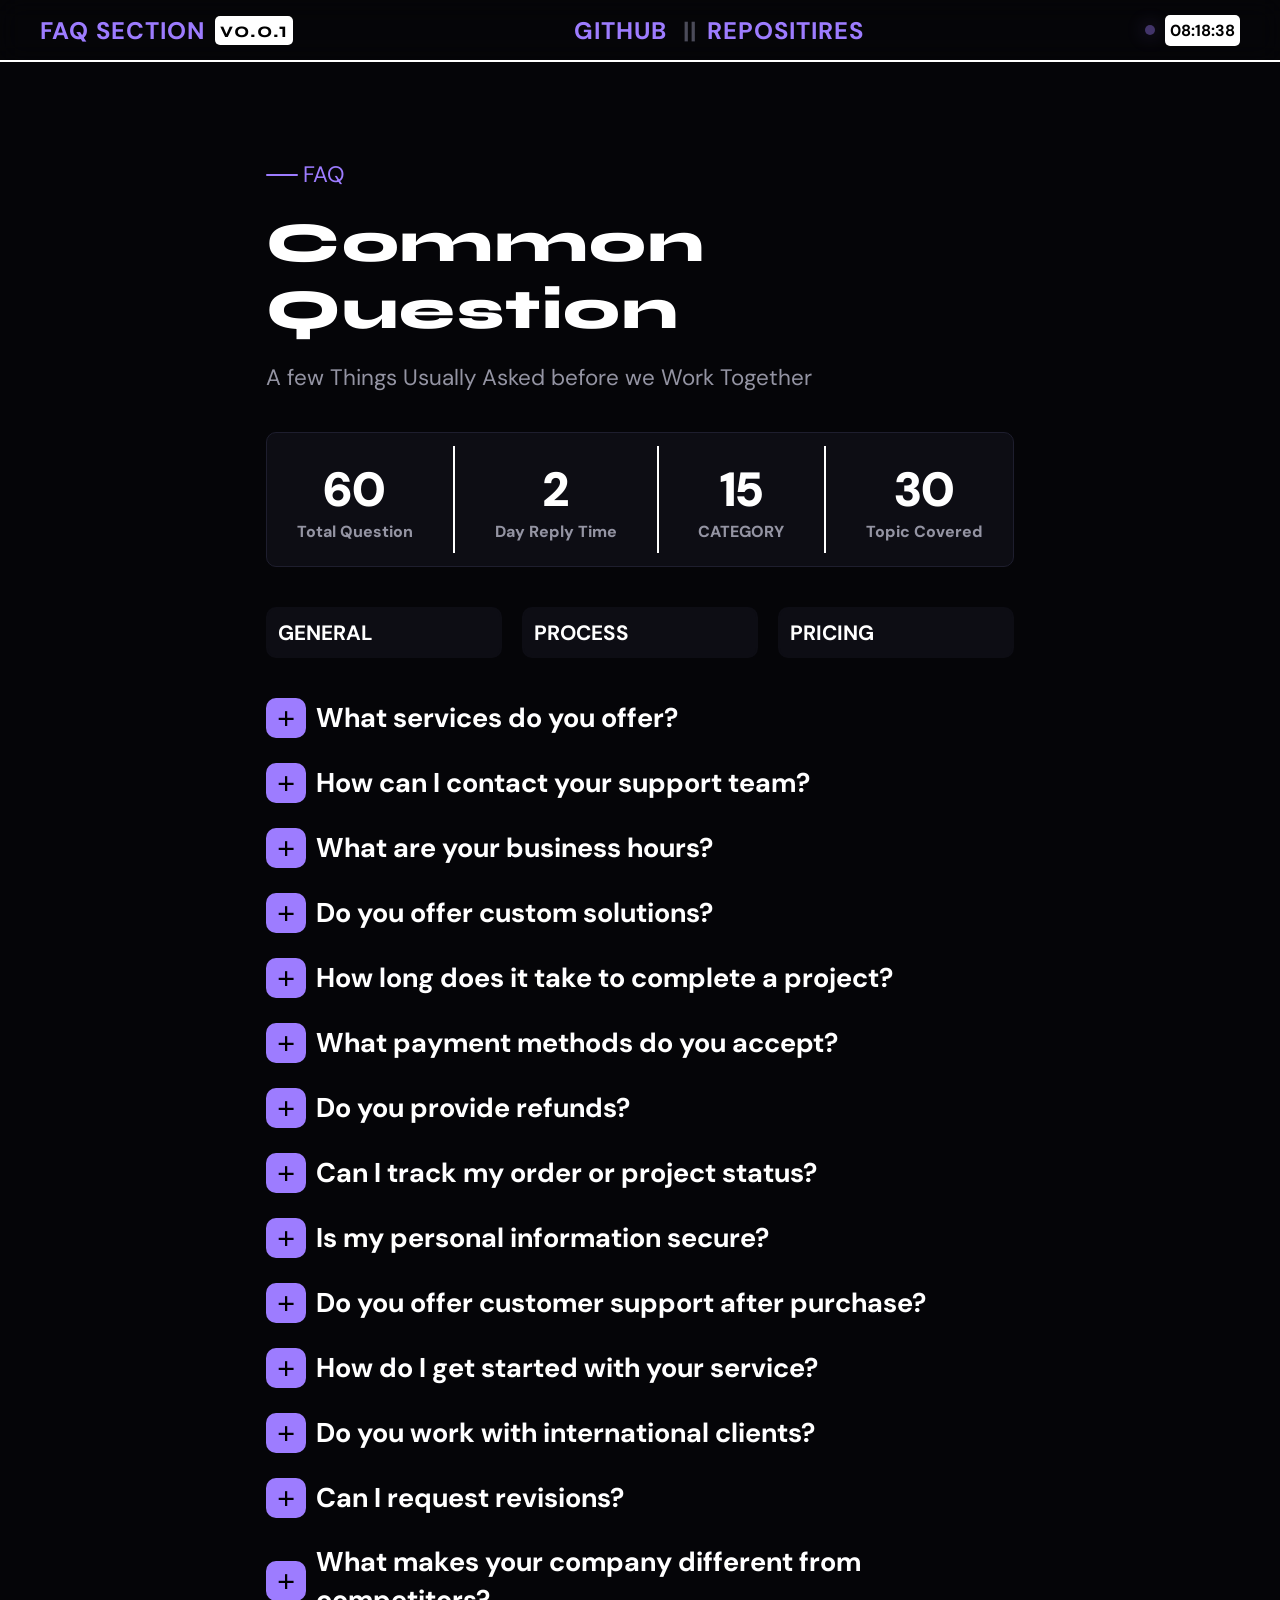
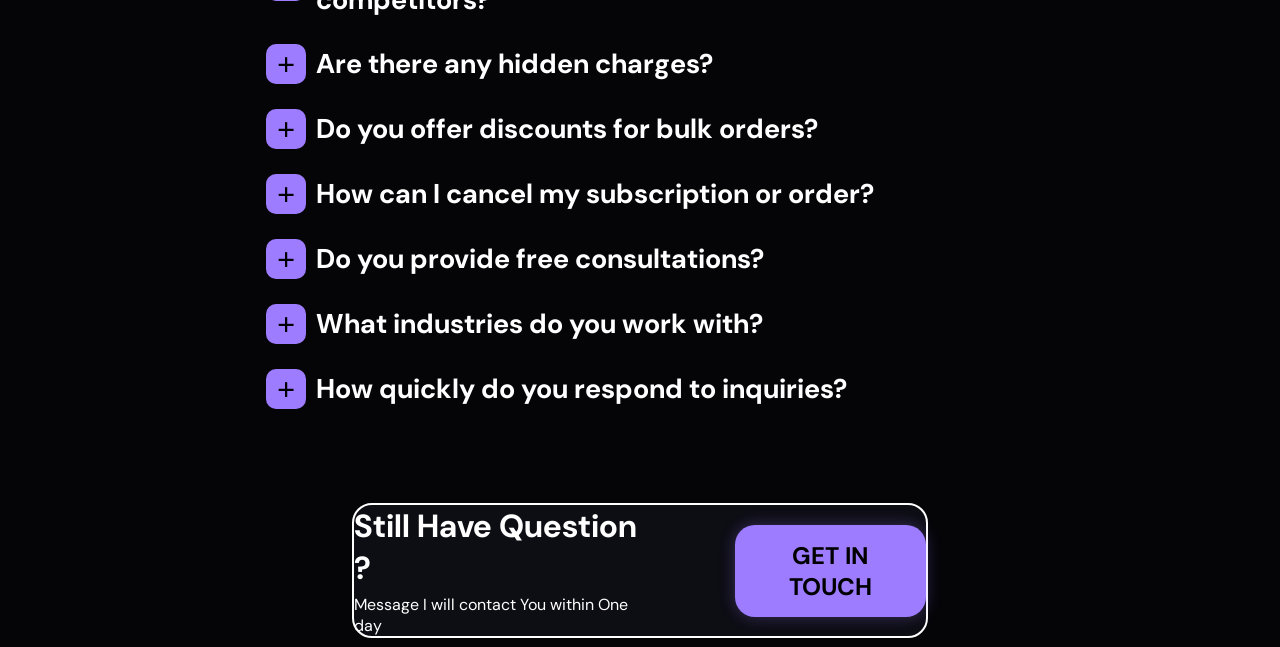
<file: apps/002-faq-section/index.html>
<!-- VERSION HTML 5 -->
<!DOCTYPE html>

<!-- ROOT TAG -->
<html lang="en">

    <!-- META DATA -->
    <head>

        <!-- META TAG -->
        <meta charset="UTF-8">
        <meta name="description" content="Best faq section in india,Best website in india"> 
        <meta name="viewport" content="width=device-width, initial-scale=1.0">

        <!-- TITLE -->
        <title>FAQ SECTION</title>

        <!-- CSS LINK -->
        <link rel="stylesheet" href="src/style.css">

        <!-- FAVICON LINK -->
        <link rel="shortcut icon" href="resource/javascript.png" type="image/x-icon">

        <!-- GOOGLE FONT LINK -->
        <link href="https://fonts.googleapis.com/css?family=Syne:regular,500,600,700,800" rel="stylesheet" />
        <link href="https://fonts.googleapis.com/css?family=DM+Sans:100,200,300,regular,500,600,700,800,900,100italic,200italic,300italic,italic,500italic,600italic,700italic,800italic,900italic" rel="stylesheet" />

    </head>

    <!-- WEBSITE STRUCTURE -->
    <body>

        <!-- HEADER -->
        <header aria-label="header">

            <!-- LEFT HEADER SECITON -->
            <div>
                <h2>FAQ SECTION</h2>
                <p>v0.0.1</p>
            </div>

            <!-- CENTER HEADER SECTION -->
            <div>
                <a href="https://github.com/techifysolutions2026" target="_blank"><h2>GITHUB<span>||</span></h2></a>
                <a href="https://github.com/techifysolutions2026/frontend-mastery" target="_blank"><h2>REPOSITIRES</h2></a>
            </div>

            <!-- RIGHT HEADER SECTION -->
            <div>
                <div class="dot"></div>
                <time id="clock">00:00:00</time>
            </div>

        </header>

        <!-- MAIN SECITON -->
        <main aria-label="main">

            <!-- MAIN SECTION HEADER -->
            <div class="main-header">
                <p><span></span>FAQ</p>
                <h1>Common Question</h1>
                <p>A few Things Usually Asked before we Work Together</p>
            </div>

            <!-- STATS SECTION -->
            <div class="stats">
                <div>
                    <h2 class="stat-num total-que" data-target="60">0</h2>
                    <p>Total Question</p>
                </div>
                <div class="breakline"></div>
                <div>
                    <h2 class="stat-num" data-target="2">0</h2>
                    <p>Day Reply Time</p>
                </div>
                <div class="breakline"></div>
                <div>
                    <h2 class="stat-num" data-target="15">0</h2>
                    <p>CATEGORY</p>
                </div>
                <div class="breakline"></div>
                <div>
                    <h2 class="stat-num" data-target="30">0</h2>
                    <p>Topic Covered</p>
                </div>
            </div>

            <!-- MAIN SECITON => MAIN BODY -->
            <div class="main-body">

                <!-- GENERAL SECTION -->
                <div class="general">

                    <h3 class="div-title">General</h3>

                    <div class="question-div-general question-div">
                        <!-- THE HTML IS INJECT BY JS -->
                    </div>

                </div>

                <!-- PROCESS SECITON -->
                <div class="process">

                    <h3 class="div-title">Process</h3>

                    <div class="question-div-process question-div">
                        <!-- THE HTML IS INJECT BY JS -->
                    </div>

                </div>

                <!-- PROCESS SECTION -->
                <div class="pricing">

                    <h3 class="div-title">Pricing</h3>

                    <div class="question-div-pricing question-div">
                        <!-- THE HTML IS INJECT BY JS -->
                    </div>

                </div>

            </div>

        </main>

        <!-- FOOTER -->
        <footer aria-label="footer">

            <div class="footer">

                <!-- DOUGHT SECITON -->
                <div>
                    <h2>Still Have Question ?</h2>
                    <p>Message I will contact You within One day</p>
                </div>

                <!-- CONTACT BUTTON -->
                <button>GET IN TOUCH</button>

            </div>

        </footer>

        <!-- JAVASCRIPT LINK -->
        <script src="src/index.js"></script>

    </body>

</html>
</file>
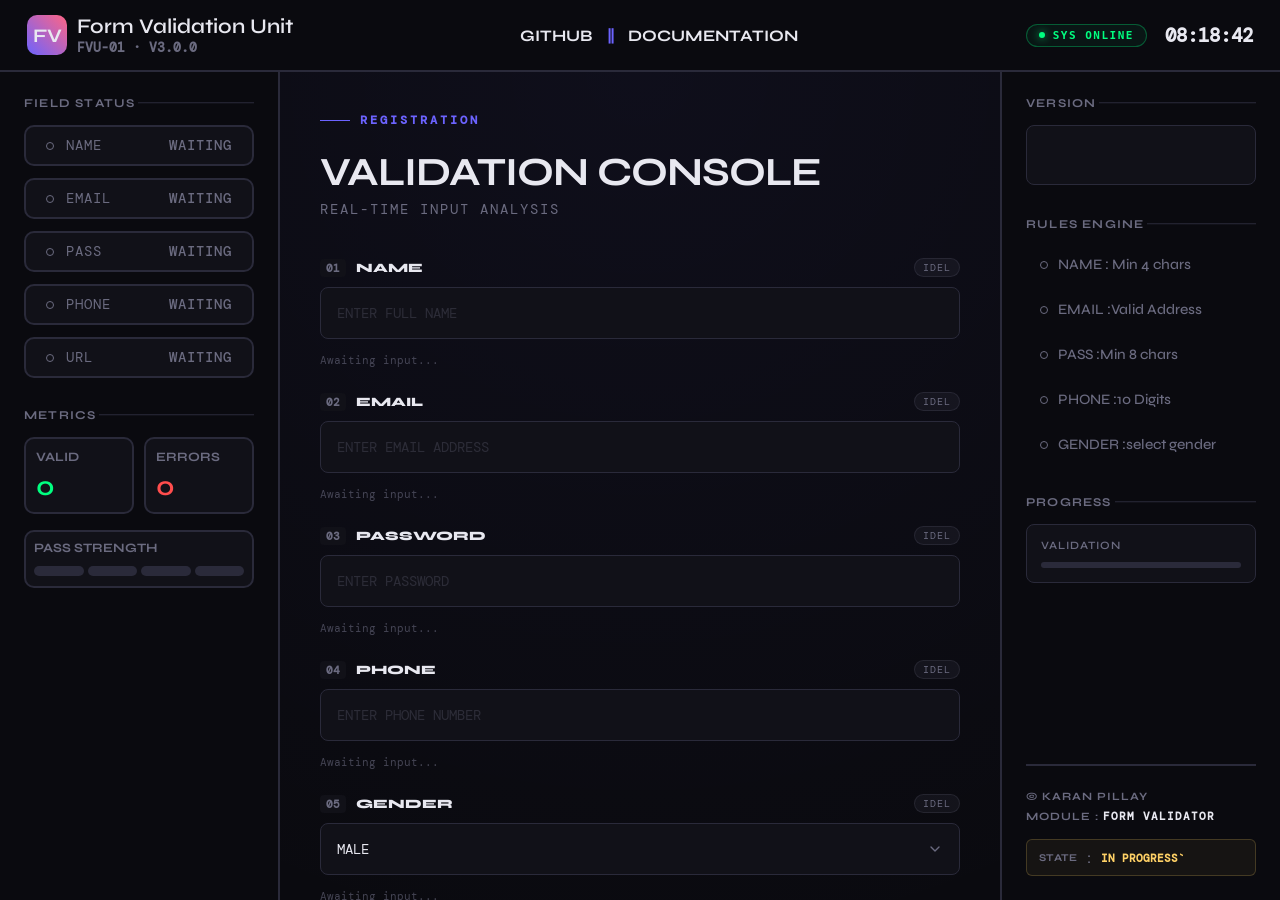
<file: apps/003-form-validator/index.html>
﻿<!--VERSION HTML 5-->
<!DOCTYPE html>

<!--PARENT CONTAINER-->
<html lang="en">

    <!--META DATA-->
    <head>

        <meta charset="UTF-8">
        <meta name="viewport" content="width=device-width, initial-scale=1.0">
        <meta name="description" content="The best website for protection">
        <title>Form Validator</title>
        <link rel="stylesheet" href="src/styles.css">
        <link rel="icon" href="/resource/global/img/javascript.png">
        <link href="https://fonts.googleapis.com/css?family=Syne:regular,500,600,700,800" rel="stylesheet" />
        <link href="https://fonts.googleapis.com/css?family=DM+Mono:300,300italic,regular,italic,500,500italic" rel="stylesheet" />

    </head>

    <!--WBBSITE STRUCTURE-->
    <body>

        <!-- HEADER -->
        <header aria-label="header" class="header">

            <!-- Logo / Brand -->
            <div class="header-logo">
                <span>FV</span>
                <div class="header-logo-text">
                    <h1>Form Validation Unit</h1>
                    <p>FVU-01 · V3.0.0</p>
                </div>
            </div>

            <!--NAVIGATION-->
            <section class="nav">
                <a href="https://github.com/techifysolutions2026" target="_blank"><p>GITHUB</p></a>
                <span>||</span>
                <a href="https://github.com/techifysolutions2026/frontend-mastery" target="_blank"><p>DOCUMENTATION</p></a>
            </section>

            <!-- SYSTEM STATUS -->
            <div class="system-stauts">
                <span><div class="status-dot"></div> SYS ONLINE</span>
                <time id="clock">00:00:00</time>
            </div>

        </header>

        <!-- LEFT SIDEBAR -->
        <aside aria-label="left-sidebar" class="left-sidebar">

            <!-- FIELD STATUS -->
            <section class="field-status">
                
                <div class="title-left-sidebar">               
                    <h2>FIELD STATUS</h2>
                    <div class="sideline"></div>
                </div>

                <!-- FIELD STATUS ITEMS LIST -->
                <div class="field-status-list">

                    <div class="field-status-item">
                        <div>
                            <div class="circle"></div>
                            <p class="field-status-title">NAME</p>
                        </div>
                        <p class="status-text">WAITING</p>   
                    </div>

                    <div class="field-status-item">
                        <div>
                            <div class="circle"></div>
                            <p class="field-status-title">EMAIL</p>
                        </div>
                        <p class="status-text">WAITING</p>
                    </div>

                    <div class="field-status-item">
                        <div>
                            <div class="circle"></div>
                            <p class="field-status-title">PASS</p>
                        </div>
                        <p class="status-text">WAITING</p>
                    </div>

                    <div class="field-status-item">
                        <div>
                            <div class="circle"></div>
                            <p class="field-status-title">PHONE</p>
                        </div>
                        <p class="status-text">WAITING</p>
                    </div>

                    <div class="field-status-item">
                        <div>
                            <div class="circle"></div>
                            <p class="field-status-title">URL</p>
                        </div>
                        <p class="status-text">WAITING</p>
                    </div>

                </div>

            </section>

            <!-- METRICS -->
            <section class="metrics">

                <div class="title-left-sidebar">
                    <h2>METRICS</h2>
                    <div class="sideline"></div>
                </div>

                <div>

                    <!-- VALID COUNT -->
                    <div class="valid-count">
                        <h3>VALID</h3>
                        <p id="valid-count">0</p>
                    </div>

                    <!-- ERROR COUNT -->
                    <div class="error-count">
                        <h3>ERRORS</h3>
                        <p id="error-count">0</p>
                    </div>

                </div>

                <!-- PASSWORD STRENGTH -->
                <div class="password">

                    <h4>PASS STRENGTH</h4>

                    <div>
                        <span></span>
                        <span></span>
                        <span></span>
                        <span></span>
                    </div>

                </div>

            </section>

        </aside>

        <!-- MAIN -->
        <main aria-label="main" class="main">

            <!-- TOP BAR -->
            <section class="top-panel">

                <div class="topbar-header">
                    <span></span>
                    <p>REGISTRATION</p>
                </div>

                <div class="panel-heading">
                    <h2>VALIDATION CONSOLE</h2>
                    <p>REAL-TIME INPUT ANALYSIS</p>
                </div>

            </section>

            <!-- FORM SECTION -->
            <section class="form-section">

                <form>

                    <!-- NAME -->
                    <div class="input-group">

                        <div>
                            <label for="name" class="waiting2"> <span>01</span>NAME</label>
                            <label for="name" class="waiting">IDEL</label>
                        </div>

                        <input 
                        type="text" 
                        id="name" 
                        name="name"
                        placeholder="ENTER FULL NAME"
                        required
                        >
                        
                        <small>Awaiting input...</small>
                        
                    </div>
                    
                    <!-- EMAIL -->
                    <div class="input-group">

                        <div>
                            <label for="email" class="waiting2"><span>02</span>EMAIL</label>
                            <label for="email" class="waiting">IDEL</label>
                        </div>
                        
                        <input 
                        type="email" 
                        id="email" 
                        name="email"
                        placeholder="ENTER EMAIL ADDRESS"
                        required
                        >
                        
                        <small>Awaiting input...</small>
                        
                    </div>
                    
                    <!-- PASSWORD -->
                    <div class="input-group">

                        <div>
                            <label for="password" class="waiting2"><span>03</span>PASSWORD</label>
                            <label for="password" class="waiting">IDEL</label>
                        </div>
                        
                        <input 
                        type="password" 
                        id="password" 
                        name="password"
                        placeholder="ENTER PASSWORD"
                        required
                        >
                        
                        <small>Awaiting input...</small>
                        
                    </div>

                    <!-- PHONE -->
                    <div class="input-group">

                        <div>
                            <label for="phone" class="waiting2"><span>04</span>PHONE</label>
                            <label for="phone" class="waiting">IDEL</label>
                        </div>

                        <input 
                        type="tel" 
                        id="phone" 
                        name="phone"
                        placeholder="ENTER PHONE NUMBER"
                        required
                        >
                        
                        <small>Awaiting input...</small>
                        
                    </div>

                    <!-- URL -->
                    <div class="input-group">
                        
                        <div>
                            <label for="gender" class="waiting2"><span>05</span>GENDER</label>
                            <label for="gender" class="waiting">IDEL</label>
                        </div>

                        <select name="GENDER" id="gender">
                            <option value="male">MALE</option>
                            <option value="female">FEMALE</option>
                            <option value="other">OTHER</option>
                        </select>

                        <small>Awaiting input...</small>

                    </div>

                    <input type="Sumbit" class="sumbit-btn" id="sumbit"" value="VlIDATE-SUMBIT YOUR FORM">

                </form>

            </section>

        </main>

        <!-- RIGHT SIDEBAR -->
        <aside aria-label="right-sidebar" class="right-sidebar">

            <!-- CHANGE LOG -->
            <section class="changelog">

                <div class="title-left-sidebar">
                    <h2>VERSION</h2>
                    <div class="sideline"></div>
                </div>

                <div class="log-container">
                </div>

            </section>

            <!-- RULES ENGINE -->
            <section class="rules-engine">

                <div class="title-left-sidebar">
                    <h2>RULES ENGINE</h2>
                    <div class="sideline"></div>
                </div>

                <div class="rules-list">

                    <div class="rule-item">
                        <div class="circle"></div>
                        <p class="status-text1">NAME : Min 4 chars</p>
                    </div>

                    <div class="rule-item">
                        <div class="circle"></div>
                        <p class="status-text1">EMAIL :Valid Address</p>
                    </div>

                    <div class="rule-item">
                        <div class="circle"></div>
                        <p class="status-text1">PASS :Min 8 chars</p>
                    </div>

                    <div class="rule-item">
                        <div class="circle"></div>
                        <p class="status-text1">PHONE :10 Digits</p>
                    </div>

                    <div class="rule-item">
                        <div class="circle"></div>
                        <p class="status-text1">GENDER :select gender</p>
                    </div>

                </div>

            </section>

            <!-- VALIDATION PROGRESS -->
            <section class="validation-progress">

                <div class="title-left-sidebar">
                    <h2>PROGRESS</h2>
                    <div class="sideline"></div>
                </div>

                <div class="progress-container">

                    <div class="progress-info">
                        <span>VALIDATION</span>
                    </div>

                    <div class="progress-bar">
                        <div class="progress-fill"></div>
                    </div>

                </div>

            </section>

            <!-- FOOTER CONTENT MOVED HERE -->
            <section class="sidebar-footer">

                <!--CREATOR INFO-->
                <div class="module">
                    <h4>&copy; KARAN PILLAY</h4>
                    <h4>MODULE : <span>FORM VALIDATOR</span></h4>
                </div>

                <!--STATE-->
                <div class="state">
                    <p>STATE</p>
                    <span>:</span>
                    <p>IN PROGRESS`</p>
                </div>

            </section>

        </aside>

        <!--JAVASCRIPT LINK-->
        <script src="src/script.js"></script>

    </body>

</html>
</file>
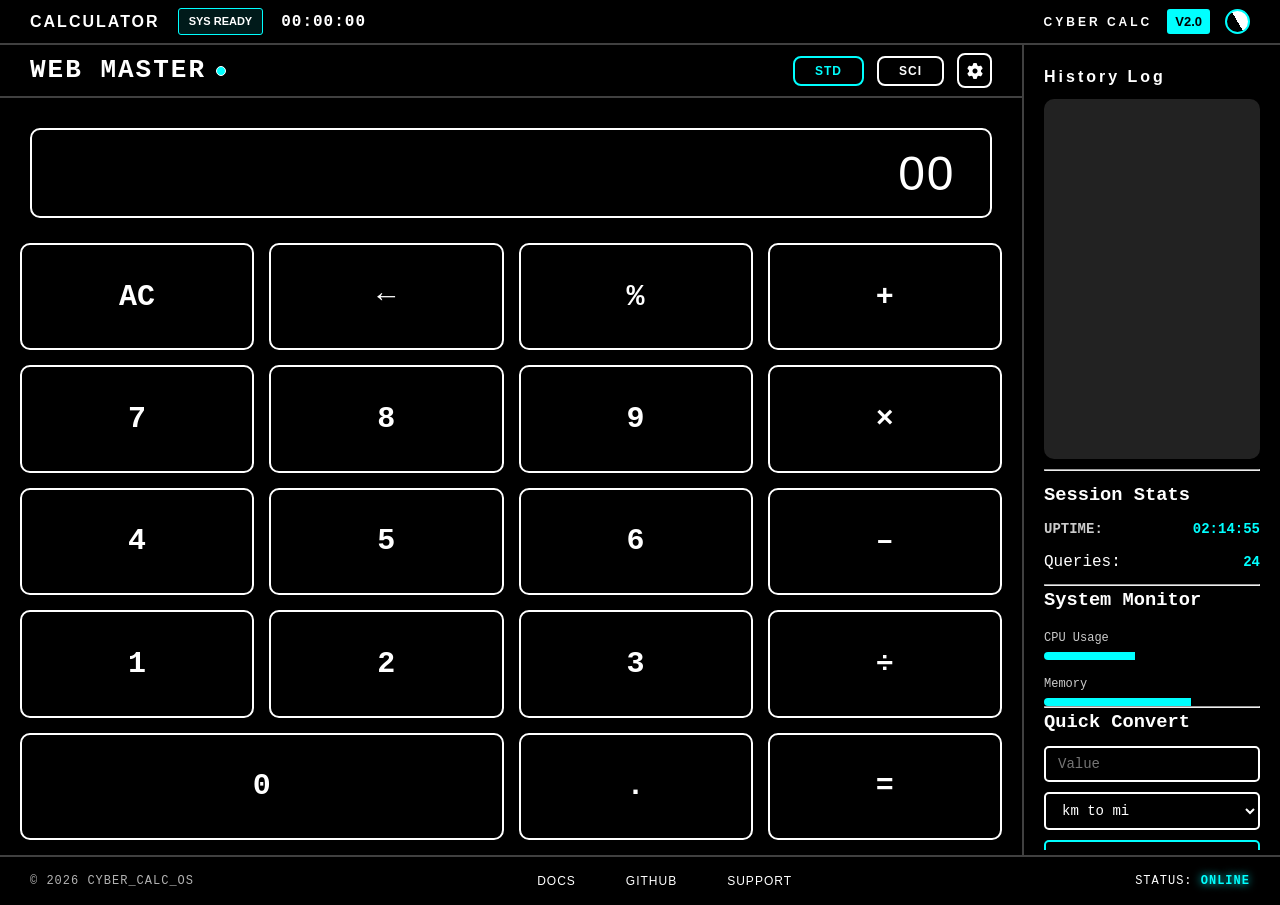
<file: apps/Project33/index.html>
<!DOCTYPE html>  

<html lang="en">  

    <head>  

        <!-- Character encoding -->
        <meta charset="utf-8">

        <!-- Responsive design for mobile devices -->
        <meta name="viewport" content="width=device-width, initial-scale=1.0">

        <!-- Description for SEO -->
        <meta name="description" content="The best calculator for problem solving">

        <!-- Theme color for browser UI -->
        <meta name="theme-color" content="#ffffff">

        <!-- Open Graph (social sharing) -->
        <meta property="og:title" content="CYBER CALC V2.0">
        <meta property="og:description" content="The best calculator for problem solving">
        <meta property="og:type" content="website">

        <!-- Favicon (browser tab icon) -->
        <link rel="icon" href="IMG/javascript.png" type="image/x-icon">

        <!-- Apple touch icon for iOS devices -->
        <link rel="apple-touch-icon" href="apple-touch-icon.png">

        <!-- Page title -->
        <title>CALCULATOR</title>

        <!-- External CSS file -->
        <link rel="stylesheet" href="style.css">

        <!-- Font Awesome icons -->
        <link rel="stylesheet" href="https://cdnjs.cloudflare.com/ajax/libs/font-awesome/6.5.2/css/all.min.css"/>

    </head>  

    <body>  

        <!-- Header section -->
        <header>  

            <!-- Left side of header -->
            <div class="header-left-div">
                <!-- Status label -->
                <p class="header-status-lable">CALCULATOR</p>

                <!-- System ready indicator -->
                <p class="sys-ready">SYS READY</p>

                <!-- Live clock -->
                <time class="header-clock" id="clock">00:00:00</time>
            </div>  

            <!-- Right side of header -->
            <div class="header-right-div">
                <!-- App title -->
                <p class="header-title">CYBER CALC</p>

                <!-- Version number -->
                <span class="header-version">V2.0</span>

                <!-- Theme toggle button -->
                <button class="theme-toggle"></button>
            </div>  

        </header>  

        <div class="main-wrapper">
                
            <!-- Main calculator area -->
            <main>  

                <!-- Top status bar -->
                <section aria-label="status-bar" class="main-header-section">  
                    
                    <!-- Left side -->
                    <div class="main-header-left-section">
                        <!-- Title with signal indicator -->
                        <h2 class="main-header-title">WEB MASTER<span class="green-signal"></span></h2>
                    </div>  
                    
                    <!-- Right side controls -->
                    <div class="main-header-right-section">

                        <!-- Standard mode button -->
                        <button type="button" class="calc-mode std-mode active" aria-pressed="true">STD</button>

                        <!-- Scientific mode button -->
                        <button type="button" class="calc-mode sci-mode" aria-pressed="false">SCI</button>
                        
                        <!-- Settings button -->
                        <button type="button" class="settings-btn active" aria-label="Open System Settings">
                            <i class="fa-solid fa-gear"></i>
                        </button>

                    </div>  
                    
                </section>  
                
                <!-- Input display -->
                <section aria-label="input-field" class="main-input-section" >
                    <!-- Calculator display (readonly so user can't type manually) -->
                    <input type="text" inputmode="decimal" placeholder="00" name="Calc" id="main-input-tag" readonly>
                </section>  

                <!-- Calculator keypad -->
                <section aria-label="calculator keypad" class="main-number-section">  

                    <div class="main-number-div">

                        <!-- Clear all -->
                        <button class="number-btn" id="AC" value="ac">AC</button>

                        <!-- Backspace -->
                        <button class="number-btn" aria-label="Backspace" id="backspace" value="backspace">←</button>
                        
                        <!-- Percent -->
                        <button class="number-btn" aria-label="Percent" value="percent" id="percent">%</button>
                        
                        <!-- Addition -->
                        <button class="number-btn" aria-label="Plus" value="plus" id="plus">+</button>
                        
                        <!-- Number buttons -->
                        <button class="number-btn" value="7" id="seven">7</button>
                        <button class="number-btn" value="8" id="eight">8</button>
                        <button class="number-btn" value="9" id="nine">9</button>

                        <!-- Multiply -->
                        <button class="number-btn" aria-label="Multiply" id="multiply" value="multiply">×</button>
                        
                        <button class="number-btn" value="4" id="four">4</button>
                        <button class="number-btn" value="5" id="five">5</button>
                        <button class="number-btn" value="6" id="six">6</button>

                        <!-- Subtract -->
                        <button class="number-btn" aria-label="Subtract" value="minus" id="Subtract">–</button>

                        <button class="number-btn" value="1" id="one">1</button>
                        <button class="number-btn" value="2" id="two">2</button>
                        <button class="number-btn" value="3" id="three">3</button>
                        
                        <!-- Divide -->
                        <button class="number-btn" aria-label="Divide" id="divide" value="divide">÷</button>

                        <!-- Zero (special styling) -->
                        <button class="number-btn" aria-label="" value="0" id="special-btn">0</button>

                        <!-- Decimal point -->
                        <button class="number-btn" value="dot" id="dot">.</button>

                        <!-- Equals -->
                        <button class="number-btn" aria-label="Equals" value="=" id="equal">=</button>

                    </div> 
                    
                </section>  

            </main>  
            
            <!-- Sidebar (extra features) -->
            <aside aria-label="System Diagnostics" class="sidebar-section">  

                <!-- Calculation history -->
                <div class="history-log sidebar-section-items">
                    <h2>History Log</h2>
                    <div id="dynamic-history-log">
                        <!--DATA ISERTED BY JS-->
                    </div>    
                </div>

                <hr>

                <!-- Session statistics -->
                <div class="stats-session sidebar-section-items">
                    <h3>Session Stats</h3>
                    <div class="stat-item">
                        <h4>UPTIME:</h4>
                        <span id="session-uptime">02:14:55</span>
                    </div>
                    <div class="stat-item">
                        <label>Queries:</label>
                        <span id="query-count">24</span>
                    </div>
                </div>

                <hr>

                <!-- System monitor -->
                <div class="sys-monitor sidebar-section-items">
                    <h3>System Monitor</h3>
                    <div class="monitor-bar">
                        <span>CPU Usage</span>
                        <div class="progress-bg"><div class="progress-fill" style="width: 42%;"></div></div>
                    </div>
                    <div class="monitor-bar">
                        <span>Memory</span>
                        <div class="progress-bg"><div class="progress-fill" style="width: 68%;"></div></div>
                    </div>
                </div>

                <hr>

                <!-- Quick conversions (e.g., units) -->
                <div class="quick-convert sidebar-section-items">
                    <h3>Quick Convert</h3>
                    <div class="convert-controls">
                        <input type="number" placeholder="Value" aria-label="Conversion value">
                        <select aria-label="Unit selection">
                            <option value="km-mi">km to mi</option>
                            <option value="kg-lb">kg to lb</option>
                            <option value="c-f">°C to °F</option>
                        </select>
                        <button type="button">Go</button>
                    </div>
                </div>  
                
            </aside>  
        
        </div>

        <!-- Footer -->
        <footer>  
            
            <!-- Left side -->
            <div class="footer-left">
                <!-- Copyright -->
                <small>&copy; 2026 CYBER_CALC_OS</small>
            </div>  

            <!-- Navigation links -->
            <nav class="footer-center" aria-label="Footer Navigation">
                <ul>
                    <li><a href="#">DOCS</a></li>
                    <li><a href="#">GITHUB</a></li>
                    <li><a href="#">SUPPORT</a></li>
                </ul>
            </nav>  

            <!-- Status indicator -->
            <div class="footer-right">
                <p>STATUS: <span class="status-text">ONLINE</span></p>
            </div>  

        </footer>  

        <!-- JavaScript file -->
        <script src="index.js"></script>  

    </body>  
    
    </html>
</file>
<file: apps/002-faq-section/src/style.css>
/* BASE RESET */
*{
    margin: 0;
    padding: 0;
    box-sizing: border-box;
}

/*COLOR THEME*/
:root {
  --bg-primary: #050508;
  --bg-secondary: #0d0d14;
  
  --accent-primary: #9d7cff;
  --accent-muted: #4e407a;
  
  --text-main: #ffffff;
  --text-dim: #9494a3; 
  --text-dark: #4b4b59;
  
  --border-color: #fff;
  --input-bg: #0d0d16;

  --font-main:"Syne", inter;
  --font-secondary:"Dm Sans",inter;
}

/*ROOT STYLE*/
html,body{
    scroll-behavior: smooth;
    background-color: var(--bg-primary);
    color: var(--text-main);
    min-height: 100vh;
    width: 100vw;
    overflow-x: hidden;
}

/*HEADER SECTION*/
header{
    display: flex;
    align-items: center;
    justify-content: space-between;
    height: 50px;
    border-bottom: 2px solid var(--border-color);
    padding: 30px 40px;
    z-index: 9;
    backdrop-filter: blur(12px);
    top: 0;
    right: 0;
    left: 0;
    position: fixed;
    background-color: transparent;
    user-select: none;
}

header h2{
    font-weight: 700;
    font-size: 1.5rem;
    font-family: var(--font-secondary);
    color: var(--accent-primary);
    display: flex;
    gap: 16px;
    letter-spacing: 1px;
    transition: all 0.4s ease;
    user-select: none;
    cursor: pointer;
}

header h2:hover{
    color: var(--text-main);
    transform: scale(1.03);
}

header h2 span{
    color: var(--text-dark);
}

header div{
    display: flex;
    align-items: center;
    justify-content: center;
    gap: 10px;
}

header div p{
    font-family: var(--font-main);
    font-size: 1.3rem;
    font-weight: 700;
    letter-spacing: 1px;
    background-color: var(--text-main);
    color: black;
    border-radius: 5px;
    padding: 2px 5px;
    transition: 0.4s ease-in-out;
    text-align: center;
}

header div p:hover{
    background-color: var(--accent-primary);
    color: var(--text-main);
}

header div:nth-child(2){
    margin-right: auto;
    margin-left: auto;
}

header div:nth-child(2) a {
    text-decoration: none;
}

#clock{
    font-family: var(--font-secondary);
    font-weight: 700;
    font-style: bold;
    color: black;
    background-color: var(--text-main);
    padding: 5px;
    border-radius: 5px;
    transition: 0.4s ease-in-out;
}

#clock:hover{
    background-color: var(--accent-primary);
    color: var(--text-main);
}

.dot{
    height: 10px;
    width: 10px;
    border-radius: 50%;
    background-color: var(--accent-primary);
    box-shadow: 0 0 20px var(--accent-primary);
    animation: glowup 3s infinite forwards;
}

@keyframes glowup {
    0%{
        opacity: 1;
    } 
    
    20%{
        opacity: 0.4;
    }
    
    40%{
        opacity: 1;
    }
    
    60%{
        opacity: 0.4;
    }
    
    80%{
        opacity: 1;
    }
    
    100%{
        opacity: 0.4;
    }
}

/*MAIN*/
main{
    display: flex;
    align-items: flex-start;
    justify-content: flex-start;
    width: 60vw;
    flex-direction: column;
    margin-left: auto;
    margin-right: auto;
    padding: 140px 10px 10px 10px;
}

.main-header{
    display: flex;
    align-items: flex-start;
    flex-direction: column;
}

.main-header p{
    display: flex;
    align-items: center;
    justify-content: flex-start;
    gap: 5px;
    color: var(--accent-primary);
    font-family: var(--font-secondary);
    margin: 20px 0;
    font-size: 1.4rem;
}

.main-header p span{
    width: 2.5vw;
    height: 2px;
    background-color: var(--accent-primary);
    border-radius: 10px;

}

.main-header h1{
    font-family: var(--font-main);
    font-weight: 800;
    letter-spacing: 1.5px;
    line-height: px;
    font-size: 3.5rem;
}

.main-header p:nth-child(3){
    color: var(--text-dim);
    font-family: var(--font-secondary);
}

.breakline{
    height: 80%;
    width: 2px;
    background-color: var(--border-color);
    margin: 10px 0; 
}

.stats{
    background-color: var(--bg-secondary);
    display: flex;
    align-items: center;
    justify-content: space-evenly;
    gap: 10px;
    margin: 20px 0;
    width: 100%;
    height: 15vh;
    border-radius: 10px;
    border: 1px solid #1e1e2e;
}

.stats div{
    display: flex;
    align-items: center;
    justify-content: center;
    flex-direction: column;
}

.stats div h2{
    font-weight: 900;
    font-size: 3rem;
    font-family: var(--font-secondary);
}

.stats div p{
    font-weight: 800;
    font-size: 1rem;
    font-family: var(--font-secondary);
    color: var(--text-dim);
}

/*MAIN SECTION => main body*/
.main-body{
    display: grid;
    grid-template-columns: repeat(3, 1fr);
    gap: 20px;
    width: 100%;
    align-items: start;
    position: relative;
}

.general, .process, .pricing {
    width: 100%;
    display: contents;
}

.div-title{
    font-family: var(--font-secondary);
    font-weight: 700;
    font-size: 1.3rem;  
    color: var(--text-main);
    cursor: pointer;
    border-radius: 5px;
    transition: background 0.3s;
    background-color: var(--bg-secondary);
    padding: 10px;
    border-radius: 10px;
    text-transform: uppercase;
    border: 2px solid var(--bg-secondary);
    transition: 0.3s ease;
    margin-top: 20px;
    grid-row: 1; 
    grid-column: span 1;
}

.div-title:hover{
    border-color: var(--border-color);
}

.question-div{
    display: none;
    margin-top: 10px;
    padding: 10px 0;
    margin-bottom: 40px;
    transition: all 0.4s ease;
}

.question-div-general{
    display: none;
    margin-bottom: 40px;
}

.question-div-process{
    display: none;
}

.question-div-pricing{
    display: none;
    
}

.question-div-active{
    display: block;
    grid-column: span 3;
}

.que{
    display: flex;
    align-items: center;
    justify-content: flex-start;
    gap: 10px;
    cursor: pointer;
    margin-bottom: 25px;
}

.plus-icon{
    background-color: var(--accent-primary);
    width: 40px;
    height: 40px;
    display: flex;
    align-items: center;
    justify-content: center;
    border-radius: 10px;    
    font-size: 2rem;
    font-weight: 900;
    color: black;
    flex-shrink: 0;
    transition: transform 0.3s ease;
    margin: 0;
    padding: 0;
}

.plus-icon:hover{
    transform: scale(1.08);
}

.plus-icon.active{
    transform: rotate(45deg);
    background-color: var(--text-main);
}

.bottom-line{
    position: absolute;
    height: 120px;
    width: 4px;
    background-color: var(--accent-primary);
    display: none;
    margin: 16.6vh 0 0 18px;
}

.bottom-line.active{
    display: inline;
    background-color: var(--text-main);
    transition: all 0.4s ease;
}

.question{
    font-size: 1.7rem;
    font-family: var(--font-secondary);
    font-weight: 700;
    line-height: 1.4;
    transition: all 0.4s ease;
}

.ans{
    max-height: 0;
    opacity: 0;
    overflow: hidden;
    flex-direction: column;
    gap: 10px;
    margin-left: 2vw;
    transition: max-height 0.4s ease, opacity 0.4s ease, margin 0.4s ease;
}

.ans.active{
    max-height: 300px;
    opacity: 1;
    flex-direction: column;
    align-items: flex-start;
    transition: max-height 0.4s ease, opacity 0.4s ease, margin 0.4s ease;
}

.ans div:first-child{
    display: flex;
    align-items: center;
    justify-content: space-between;
    gap: 5px;
}

.ans p{
    font-family: var(--font-secondary);
    color: var(--accent-primary);
    line-height: 1.6;
    font-size: 1.6rem;
    transition: all 0.4s ease;
}

.ans img{
    width: 30px;
    height: 30px;
    object-fit: contain;
    opacity: 1;
    transition: opacity 0.3s ease;
    cursor: pointer;
}

.ans img:hover{
    opacity: 1;
}

.review-1{
    display: flex;
    align-items: center;
    gap: 12px;
    background-color: var(--bg-primary);
    padding: 8px 18px;
    margin-bottom: 20px;
    border-radius: 10px;
    width: max-content;
    border: 1px solid var(--text-dark);
}

.review-1 p{
    font-size: 0.9rem;
    font-weight: 500;
    color: var(--text-dim);
}

.review-1 img{
    width: 18px;
    height: 18px;
    cursor: pointer;
}

/*SCROLL BAR STYLE*/
::-webkit-scrollbar {
  width: 10px;              
  height: 100%;          
}

::-webkit-scrollbar-track {
  background: var(--bg-primary); 
}

::-webkit-scrollbar-thumb {
  background: var(--accent-muted); 
  border-radius: 10px;
  border: 2px solid var(--bg-primary);
}

::-webkit-scrollbar-thumb:hover {
  background: var(--accent-primary);
  box-shadow: 0 0 10px var(--accent-primary);
}

/*FOOTER*/
footer{
    display: flex;
    align-items: center;
    justify-content: center;
    margin-top: 5px;
    margin: 1vh auto;
}

.footer{
    width: 45vw;
    height: 15vh;
    gap: 80px;
    background-color: var(--bg-secondary);
    border-radius: 20px;
    display: flex;
    align-items: center;  
    justify-content: center; 
    border: 2px solid var(--border-color);
}

.footer div{
    display: flex;
    align-items: flex-start;
    justify-content: flex-start;
    flex-direction: column;
    gap: 5px;
}

.footer div h2{
    font-size: 2rem;
    font-weight: 700;
    font-family: var(--font-secondary);
}

.footer div p{
    font-size: 1rem;
    font-family: var(--font-secondary);
}

.footer button{
    padding: 15px;
    border-radius: 20px;
    font-size: 1.5rem;
    font-family: var(--font-secondary);
    font-weight: 700; 
    color: black;
    box-shadow: 0 0 15px rgba(157, 124, 255, 0.3);
    background-color: var(--accent-primary);
    outline: none;
    border: none;
    transition: all 0.3s ease;
    
    &:hover{
        box-shadow: 0 0 15px rgba(157, 124, 255, 1);        
    }
}

/*MOBILE RESPONSIVE DESIGN*/
@media (max-width: 480px){

    body{
        overflow-x: hidden;
    }

    ::-webkit-scrollbar{
        display: none;
    }

    header{
        padding: 15px 15px;
    }

    header div h2{
        font-size: .8rem;
    }
    
    header div p{
        font-size: .9rem;
    }

    #clock{
        font-size: .7rem;
    }

    .dot{
        box-shadow: 0 0 10px var(--accent-primary);
    }

    header div:nth-child(2){
        display: none;
    }
    
    main{
        padding: 70px 40px 40px 40px;
        margin: 0;
        width: 100%;
    }

    .main-header p{
        font-size: .9rem;
        margin: 10px;
    }

    .main-header h1{
        font-size: 2.5rem;
        font-weight: 800;
    }

    .main-header p:last-child{
        display: none;
    }

   .stats {
    display: grid;
    grid-template-columns: repeat(2, 1fr);
    gap: 12px;
    height: auto;
    padding: 0;
    background: transparent;
      border: none;
    }

    .stats div {
      background-color: var(--bg-secondary);
      border: 1px solid #1e1e2e;
      border-radius: 12px;
      padding: 16px 14px;
      flex-direction: column;
      align-items: flex-start;
      gap: 6px;
    }

    .stats div h2 {
      font-size: 1.8rem;
      line-height: 1;
    }

    .stats div p {
      font-size: 0.75rem;
      text-transform: uppercase;
      letter-spacing: 0.8px;
    }

    .breakline {
      display: none !important;
    }

    .div-title { 
        font-size: 1rem; 
        margin-top: 5px;
    }

    .div-title:hover{
        border-color: #1e1e2e;
    }

    .que {
        align-items: center;
    }

    .plus-icon{
        width: 26px;
        height: 26px;
        font-size: 2rem;
        border-radius: 6px;
        margin: 0;
        padding: 0;
        line-height: 1;
    display: flex;
    align-items: center;
    justify-content: center;
    }

    .question  { font-size: 1rem; }

    .question-div{
        margin-top: 0;
    }

    .ans.active p{
        font-size: .9rem;
    }

    .bottom-line.active{
        position: absolute;
        margin: 20.5vh 19px 10px 10px ;
    }

    .review-1 {
    width: 55%;
    padding: 3px 10px;
    gap: 3px;
    display: flex;
    align-items: flex-start;
    justify-content: center;
    border-radius: 8px;
    margin: 25px;
  }

  .review-1 p {
    font-size: 15px;
    text-align: center;
    margin: 0;
  }

  .review-1 img {
    width: 5px;
    height: 5px;
  }

  .ans {
    margin-left: 20px;
    margin-top: -10px;
  }

  .ans.active {
    max-height: 400px;
  }

  .ans p {
    font-size: 0.9rem;
    line-height: 1.5;
    margin-bottom: 10px;
  }

  .ans img {
    width: 22px;
    height: 22px;
  }

  .ans div:first-child {
    flex-direction: row;
    align-items: center;
    gap: 8px;
  }

  .footer div{
    display: none;
  }

  .footer{
    margin-top: -70px;
    width: 80%;
    border: none;
    background-color: transparent;
  }

  .question-div{
    margin-bottom: 10px;
  }

  button{
    width: 100%;
  }

}
</file>
<file: apps/003-form-validator/src/styles.css>
/* BASE RESET */
*{
    padding: 0;
    margin: 0;
    box-sizing: border-box;
}

/*ROOT*/
:root {
  --bg: #0a0a0f; 
  --surface: #111118;   
  --surface2: #1a1a24; 
  --border: #2a2a3a; 

  --green-glow: 0 0 20px rgba(72, 187, 120, 0.15), inset 0 0 10px rgba(72, 187, 120, 0.05);
  --red-glow: 0 0 20px rgba(245, 101, 101, 0.25), inset 0 0 10px rgba(245, 101, 101, 0.1);

  --accent: #6c63ff; 
  --accent2: #ff6584;
  --accent3: #43e97b;

  --error: #ff6584;
  --warn: #ffd166;

  --valid: rgba(34, 197, 94, 0.14);
  --valid-dot:#00ff80;
  --valid-dot-shadow: 0 0 8px rgba(0, 255, 128, 0.8);
  --error: rgba(239, 68, 68, 0.14);
  --error-dot: #ff4d4d;
  --error-dot-shadow: 0 0 8px rgba(255, 77, 77, 0.8);
  --color-error: #ff4d4d;

  --text: #e8e8f0;
  --muted: #6b6b80;
  --color-valid: #00ff80;

  --font-display: 'Syne', sans-serif;
  --font-mono: 'DM Mono', monospace;
}

/*STRUCTURE CONTAINER*/
body{
    height: 100vh;    
    max-width: 100vw;
    background-color: var(--bg);
    font-family: var(--font-display);
    color: var(--text);
    display: grid;
    grid-template-columns: 280px 1fr 280px;
    grid-template-rows: auto 1fr;
    grid-template-areas:
    "header header header"
    "left main right";
    overflow: hidden;
}

/*!HEADER*/
.header{
    grid-area: header;
    display: flex;
    align-items: center;
    justify-content: space-between;
    padding: 14px 27px;
    border-bottom: 2px solid var(--border);
}

/* NAVIGATION */
.nav {
    display: flex;
    align-items: center;
    gap: 15px;
    user-select: none;
    cursor: pointer;
}

.nav p {
    font-size: 1rem;
    font-weight: 700;
    color: var(--text);
    cursor: pointer;
    transition: color 0.3s ease;
}

.nav a {
    text-decoration: none;
}

.nav p:hover {
    color: var(--accent);
}

.nav span {
    color: var(--accent);
    font-weight: bold;
    letter-spacing: -2px;
}

/*LOGO*/
.header-logo{
    display: flex;
    align-items: center;
    justify-content: flex-start;
    gap: 10px;
}

.header-logo span{
    background: linear-gradient(45deg, var(--accent), var(--accent2));
    height: 40px;
    width: 40px;
    padding: 9px 4px;
    text-align: center;
    border-radius: 10px;
    color: var(--text);
    font-family: var(--font-display);
    font-weight: 700;
    font-size: 1.2rem;
    transition: all 0.3s ease;
    cursor: pointer;
    user-select: none;
}

.header-logo span:hover{
    transform: scale(1.1);
    box-shadow: 0 5px 20px rgba(108, 99, 255, 0.0.4);
}

.header-logo span:active{
    transform: scale(1);
}

/*LOGO TEXT*/
.header-logo-text{
    display: flex;
    align-items: flex-start;
    justify-content: flex-start;  
    flex-direction: column;
    cursor: pointer;
    user-select: none;
}

.header-logo-text h1{
    font-size: 1.3rem;
    font-weight: 600;
    color: var(--text);
    font-family: var(--font-display);
}

.header-logo-text p{
    font-weight: 700;
    font-family: var(--font-mono);
    font-size: .8rem;
    color: var(--muted);
}

.system-stauts{
    display: flex;
    align-items: center;
    justify-content: center;  
    gap: 18px;
}

.system-stauts span{
    display: inline-flex;
    align-items: center;
    padding: 4px 12px;
    gap: 8px;
    background-color: rgba(0, 255, 128, 0.05); /* Very faint green tint */
    border: 1px solid rgba(0, 255, 128, 0.3); /* Subtle semi-transparent border */
    border-radius: 20px; /* Pill shape */
    color: #00ff80; /* Neon green text */
    font-family: 'Inter', 'Segoe UI', monospace;
    font-size: 11px;
    font-weight: 600;
    letter-spacing: 1.5px;
    text-transform: uppercase;   
    cursor: pointer; 
    user-select: none;
}

.status-dot {
    width: 6px;
    height: 6px;
    background-color: #00ff80;
    border-radius: 50%;
    box-shadow: 0 0 8px rgba(0, 255, 128, 0.8);
    animation: pulse 2s infinite;
}

@keyframes pulse {
  0% { opacity: 1; }
  50% { opacity: 0.4; }
  100% { opacity: 1; }
}

#clock{
    text-align: center;
    font-family: var(--font-mono);
    color: var(--text);
    font-weight: 600;
    font-size: 1.2rem;
    user-select: none;
    cursor: pointer;
}

/* CUSTOM SCROLLBAR */
::-webkit-scrollbar {
    width: 6px;
}

::-webkit-scrollbar-track {
    background: var(--bg);
}

::-webkit-scrollbar-thumb {
    background: var(--border);
    border-radius: 10px;
    transition: background 0.3s ease;
}

::-webkit-scrollbar-thumb:hover {
    background: var(--muted);
}

/* Firefox Support */
* {
    scrollbar-width: thin;
    scrollbar-color: var(--border) var(--bg);
}

/*LEFT SIDEBAR*/
.left-sidebar{
    grid-area: left;
    border-right: 2px solid var(--border);
    padding: 24px;
    display: flex;
    flex-direction: column;
    gap: 30px;
    overflow-y: auto;
}

.title-left-sidebar h2 {
    font-size: .75rem;
    color: var(--muted);
    font-weight: 700;
    letter-spacing: 1.2px;
    font-family: var(--font-display);
    display: flex;
    align-items: center;
    gap: 10px;
}

.title-left-sidebar{
    display: flex;
    align-items: center;
    justify-content: center;
    gap: 3px;
    margin-bottom: 15px;
}

.sideline {
    flex-grow: 1;
    height: 2px;
    background: linear-gradient(var(--border), transparent);
}

/* FIELD STATUS */
.field-status-list {
    display: flex;
    flex-direction: column;
    gap: 12px;
    margin-top: 15px;
    width: 100%;
}

.field-status-item {
    display: flex;
    align-items: center;
    justify-content: space-between;
    gap: 12px;
    background-color: var(--surface);
    border-radius: 10px;
    padding: 10px 20px;
    flex: 1;
    border: 2px solid var(--border);
    transition: all 0.3s ease;
}

.field-status-item > div {
    display: flex;
    align-items: center;
    gap: 12px;
}

.circle {
    width: 8px;
    height: 8px;
    border-radius: 50%;
    border: 1.5px solid var(--muted);
    transition: all 0.3s ease;
}

.field-status-item p {
    font-family: var(--font-mono);
    font-size: 0.85rem;
    color: var(--muted);
    letter-spacing: 1px;
}

.status-text {
    font-size: 0.6rem;
    font-weight:  500;
    color: var(--valid);
    opacity: 1;
}

/* METRICS */
.metrics > div:nth-child(2) {
    display: flex;
    justify-content: space-evenly;
    align-items: center;
    gap: 10px;
}

.valid-count, .error-count {
    background: var(--surface);
    height: auto;
    width: 100%;
    padding: 10px;
    border: 2px solid var(--border);
    border-radius: 10px;
}

.valid-count h3, .error-count h3 {
    font-size: 0.8rem;
    color: var(--muted);
    margin-bottom: 5px;
}

.valid-count p, .error-count p {
    font-size: 1.7rem;
    font-weight: 600;
    font-family: var(--font-display);
}

.valid-count p { color: var(--color-valid); }
.error-count p { color: var(--color-error); }

/* PASS STRENGTH */
.password{
    display: flex;
    flex-direction: column;
    align-items: flex-start;
    justify-content: flex-start;
    background-color: var(--surface);
    border: 2px solid var(--border);
    padding: 8px;
    margin: 16px 0 0 0;
    border-radius: 10px;
}

.password h4{
    color: var(--muted);
    font-size: 0.8rem;
}

.password div{
    display: flex;
    align-items: center;
    justify-content: space-evenly;
    width: 100%;
    gap: 4px;
    margin-top: 10px;
    margin-bottom: 2px;
}

.password div span{
    height: 10px;
    width: 100%;
    background-color: var(--border);
    border-radius: 10px;
}

/*MAIN*/
.main{
    grid-area: main;
    padding: 40px;
    width: 100%;
    background: radial-gradient(circle at 50% 0%, rgba(108, 99, 255, 0.05), transparent);
    overflow-y: auto;
}

/* TOP PANEL */
.top-panel {
    margin-bottom: 40px;
}

.topbar-header {
    display: flex;
    align-items: center;
    gap: 10px;
    margin-bottom: 20px;
}

.topbar-header span {
    width: 30px;
    height: 1px;
    background: var(--accent);
}

.topbar-header p {
    font-family: var(--font-mono);
    font-size: 0.75rem;
    letter-spacing: 3px;
    color: var(--accent);
    font-weight: 700;
}

.panel-heading h2 {
    font-size: 2.5rem;
    font-weight: 700;
    letter-spacing: -1px;
    margin-bottom: 5px;
}

.panel-heading p {
    font-family: var(--font-mono);
    font-size: 0.85rem;
    color: var(--muted);
    letter-spacing: 2px;
}

/* FORM SECTION */
.form-section {
    width: 100%;
}

form {
    display: flex;
    flex-direction: column;
    gap: 25px;
    margin-bottom: 40px;
}

.input-group {
    display: flex;
    flex-direction: column;
    gap: 10px;
}

.input-group > div {
    display: flex;
    justify-content: space-between;
    align-items: flex-end;
}

.input-group label:first-child {
    font-size: 0.8rem;
    font-weight: 800;
    color: var(--text);
    display: flex;
    align-items: center;
    gap: 10px;
}

.input-group label:first-child span {
    font-family: var(--font-mono);
    font-size: 0.7rem;
    color: var(--muted);
    background: var(--surface);
    padding: 2px 6px;
    border-radius: 4px;
}

.input-group label:last-child {
    font-family: var(--font-mono);
    font-size: 0.65rem;
    color: var(--muted);
    letter-spacing: 1px;
    background: rgba(107, 107, 128, 0.1);
    padding: 2px 8px;
    border-radius: 10px;
    border: 1px solid rgba(107, 107, 128, 0.2);
    text-transform: uppercase;
}

.input-group input,
.input-group select {
    width: 100%;
    background: var(--surface);
    border: 1px solid var(--border);
    padding: 16px;
    border-radius: 8px;
    color: var(--text);
    font-family: var(--font-mono);
    font-size: 0.9rem;
    transition: all 0.3s cubic-bezier(0.4, 0, 0.2, 1);
}

.input-group select {
    appearance: none;
    cursor: pointer;
    background-image: url("data:image/svg+xml,%3Csvg xmlns='http://www.w3.org/2000/svg' width='24' height='24' viewBox='0 0 24 24' fill='none' stroke='%236b6b80' stroke-width='2' stroke-linecap='round' stroke-linejoin='round'%3E%3Cpolyline points='6 9 12 15 18 9'%3E%3C/polyline%3E%3C/svg%3E");
    background-repeat: no-repeat;
    background-position: right 16px center;
    background-size: 16px;
}

.input-group input:focus,
.input-group select:focus {
    outline: none;
    border-color: var(--accent);
    background: var(--surface);
    box-shadow: 0 0 20px rgba(108, 99, 255, 0.15), inset 0 0 10px rgba(108, 99, 255, 0.05);
    transform: translateX(4px);
}

.input-group select option {
    background-color: var(--surface2);
    color: var(--text);
}

.input-group input::placeholder {
    color: var(--muted);
    opacity: 0.3;
}

.input-group small {
    font-family: var(--font-mono);
    font-size: 0.7rem;
    color: var(--muted);
    margin-top: 4px;
    display: block;
    opacity: 0.6;
}

/* SUBMIT BUTTON */
.sumbit-btn {
    width: 100%;
    background: linear-gradient(90deg, var(--accent), var(--accent2));
    border: none;
    padding: 20px;
    border-radius: 8px;
    color: white;
    font-family: var(--font-display);
    font-weight: 700;
    font-size: 0.9rem;
    letter-spacing: 3px;
    text-transform: uppercase;
    cursor: pointer;
    transition: all 0.3s cubic-bezier(0.175, 0.885, 0.32, 1.275);
    position: relative;
    overflow: hidden;
    text-align: center;
    user-select: none;
    outline: none;
    cursor: pointer;
}

.sumbit-btn:hover {
    transform: translateY(-3px) scale(1.01);
    box-shadow: 0 12px 25px rgba(108, 99, 255, 0.4);
    outline: none;
}

.sumbit-btn:active {
    transform: translateY(-1px) scale(0.99);
    outline: none;
}

.sumbit-btn::before {
    content: "";
    position: absolute;
    top: 0;
    left: -150%;
    width: 100%;
    height: 100%;
    background: linear-gradient(90deg, transparent, rgba(255, 255, 255, 0.3), transparent);
    transition: left 0.6s ease;
}

.sumbit-btn:hover::before {
    left: 150%;
}

/*RIGHT SIDEBAR*/
.right-sidebar{
    grid-area: right;
    border-left: 2px solid var(--border);
    padding: 24px;
    display: flex;
    flex-direction: column;
    gap: 32px;
    overflow-y: auto;
}

/* CHANGELOG */
.changelog .log-container{
    background: var(--surface);
    border: 1px solid var(--border);
    border-radius: 8px;
    padding: 12px;
    min-height: 60px;
    font-family: var(--font-mono);
    font-size: .75rem;
    color: var(--muted);
}

/* RULES ENGINE */
.rules-list{
    display: flex;
    flex-direction: column;
    gap: 8px;
}

.rule-item{
    display: flex;
    align-items: center;
    gap: 10px;
    padding: 10px 14px;
    transition: all 0.3s ease;
}

.status-text{
    font-family: var(--font-mono);
    font-size: 1.2rem;
    color: var(--muted);
}

.rule-item > div {
    display: flex;
    align-items: center;
    gap: 10px;
}

.rule-indicator{
    width: 8px;
    height: 8px;
    border-radius: 50%;
    background: var(--muted);
    box-shadow: 0 0 6px rgba(67, 233, 123, 0.5);
}

.rule-item p{
    font-size: .9rem;
    font-weight: 500;
    color: var(--muted);
}

/* VALIDATION PROGRESS */
.progress-container{
    background: var(--surface);
    border: 1px solid var(--border);
    border-radius: 8px;
    padding: 14px;
}

.progress-info{
    display: flex;
    align-items: center;
    justify-content: space-between;
    margin-bottom: 10px;
}

.progress-info span{
    font-size: .7rem;
    font-weight: 600;
    letter-spacing: 1px;
    color: var(--muted);
}

.progress-info strong{
    font-size: .85rem;
    font-family: var(--font-mono);
    color: var(--accent);
}

.progress-bar{
    width: 100%;
    height: 6px;
    background: var(--border);
    border-radius: 4px;
    overflow: hidden;
    transition: all 1s ease;
}

.progress-fill{
    height: 100%;
    width: 0%;
    background: linear-gradient(90deg, var(--accent), var(--accent3));
    border-radius: 4px;
    transition: width 0.4s ease;
}

/* SIDEBAR FOOTER */
.sidebar-footer {
    margin-top: auto;
    padding-top: 24px;
    border-top: 2px solid var(--border);
    display: flex;
    flex-direction: column;
    gap: 16px;
}

/* CREATOR INFO */
.module {
    display: flex;
    flex-direction: column;
    gap: 6px;
}

.module h4 {
    font-size: 0.7rem;
    font-weight: 700;
    color: var(--muted);
    letter-spacing: 1px;
}

.module h4 span {
    color: var(--text);
    font-family: var(--font-mono);
}

/* STATE */
.state {
    display: flex;
    align-items: center;
    gap: 10px;
    background: rgba(255, 209, 102, 0.05);
    padding: 8px 12px;
    border: 1px solid rgba(255, 209, 102, 0.2);
    border-radius: 6px;
}

.state p:first-child {
    font-size: 0.65rem;
    font-weight: 700;
    color: var(--muted);
}

.state span {
    color: var(--muted);
}

.state p:last-child {
    font-family: var(--font-mono);
    font-size: 0.7rem;
    font-weight: 800;
    color: var(--warn);
    text-transform: uppercase;
}
</file>
<file: apps/Project33/style.css>
/*BASE RESET*/
*{
    padding: 0;
    margin: 0;
    box-sizing: border-box;
}

/*CSS VARIABLE*/
:root{
    --accent-color:#00ffff;
    --background-color:#000000;
    --text-color:#ffffff;
    --border-color:#404040;

    --main-font:'Orbitron',sans-serif;
    --secondary-font:'Rajdhani',monospace;
}

/*ROOT TAG*/
html,body{
    min-height: 100vh;
    width: 100vw;
    background-color: var(--background-color);
    color: var(--text-color);
    font-family: var(--secondary-font);
    line-height: 1.5;
    font-size: 16px;
    scroll-behavior: smooth;
    position: relative;
    overflow-x: hidden;
    overflow-y: hidden;
}

/*HEADER*/
header{
    display: flex;
    align-items: center;
    justify-content: space-between;
    height: 45px;
    width: 100%;
    padding: 0 30px;
    border-bottom: 2px solid var(--border-color);
    position: relative;
    z-index: 100;
}

/*HEADER LEFT SECTION*/
.header-left-div{
    display: flex;
    align-items: center;
    gap: 18px;
    justify-content: center;
}

.header-status-lable{
    font-family: var(--main-font);
    font-size: 16px;
    font-weight: 600;
    color: var(--text-color);
    letter-spacing: 2px;
}

.sys-ready{
    font-family: var(--main-font);
    font-size: 11px;
    font-weight: 700;
    color: var(--text-color);
    padding: 4px 10px;
    border: 1px solid var(--accent-color);
    border-radius: 3px;
    background-color: rgba(0, 255, 255, 0.1);
    animation: blink 2s infinite;
}

@keyframes blink {
    0%, 100% { opacity: 1; }
    50% { opacity: 0.6; }
}

.header-clock{
    font-family: 'Courier New', monospace;
    font-size: 16px;
    font-weight: 700;
    color: var(--text-color);
    letter-spacing: 1px;
}

/*HEADER RIGHT SECTION*/
.header-right-div{
    display: flex;
    align-items: center;
    justify-content: center;
    gap: 15px;
}

.header-title{
    font-family: var(--main-font);
    font-size: 12px;
    font-weight: 700;
    color: var(--primary-color);
    letter-spacing: 3px;
}

.header-version{
    font-family: var(--main-font);
    font-size: 13px;
    font-weight: 700;
    color: var(--background-color);
    padding: 3px 8px;
    border: 1px solid var(--secondary-color);
    border-radius: 3px;
    background-color: var(--accent-color);
}

.theme-toggle{
    width: 25px;
    height: 25px;
    border: 2px solid var(--accent-color);
    border-radius: 50%;
    background: linear-gradient(60deg, var(--background-color) 50%, var(--text-color) 50%);
    cursor: pointer;
    transition: all 0.3s ease;
    position: relative;
}

.theme-toggle:hover{
    transform: rotate(180deg);
    box-shadow: 0 0 20px var(--accent-color);
}

.theme-toggle:active{
    transform: scale(0.9) rotate(180deg);
}

.main-wrapper{
    display: flex;
    width: 100%;
}

/*MAIN SECTION*/
main{
    width: 80%;
    flex: 0 0 80%;
    height: calc(100vh - 45px - 45px); /* viewport - header - footer */
    border-right: 2px solid var(--border-color);
    display: flex;
    flex-direction: column;
}

/*MAIN HEADER SECTION (Status Bar)*/
.main-header-section{
    display: flex;
    align-items: center;
    justify-content: space-between;
    padding: 6px 30px;
    width: 100%;
    border-bottom: 2px solid var(--border-color);
}

/*LEFT SIDE*/
.main-header-left-section{
    display: flex;
    justify-content: center;
    align-items: center;
}

.main-header-title{
    font-family: var(--secondary-color);
    font-size: 26px;
    font-weight: 600;
    color: var(--text-color);
    letter-spacing: 2px;
    display: flex;
    align-items: center;
    gap: 10px;
}

.green-signal{
    width: 10px;
    height: 10px;
    border: 1px solid var(--text-color);
    border-radius: 50%;
    background-color: var(--accent-color);    
    animation: pulse 1.5s infinite ease;
}

@keyframes pulse{
    0%, 100%{
        transform: scale(1);
        box-shadow: 0 0 10px var(--primary-color);
    }
    50%{
        transform: scale(1.2);
        box-shadow: 0 0 20px var(--primary-color);
    }
}

/*RIGHT SIDE*/
.main-header-right-section{
    display: flex;
    align-items: center;
    gap: 13px;
}

.calc-mode{
    font-family: var(--main-font);
    font-size: 12px;
    font-weight: 800;
    padding: 6px 20px;
    border: 2px solid var(--text-color);
    border-radius: 8px;
    background-color: transparent;
    color: var(--text-color);
    cursor: pointer;
    transition: all 0.3s ease;
    letter-spacing: 1px;
}

.active{
    border-color: var(--accent-color);
    background-color: transparent;
    color: var(--accent-color);
    border: 2px solid var(--accent-color);
}

.settings-btn{
    width: 35px;
    height: 35px;
    border: 2px solid var(--text-color);
    border-radius: 8px;
    background-color: transparent;
    color: var(--text-color);
    font-size: 16px;
    cursor: pointer;
    transition: all 0.3s ease;
    display: flex;
    align-items: center;
    justify-content: center;
}

.settings-btn:hover{
    transform: scale(0.9);
    transform: rotate(90deg);
}

/*MAIN INPUT SECTION*/
.main-input-section{
    width: 96%;
    height: 110px;
    margin: 0 auto;
    margin-top: 20px !important;
    padding: 10px;
}

#main-input-tag{
    width: 100%;
    height: 100%;
    background: rgba(1, 1, 1, 0.3);
    border: 2px solid var(--text-color);
    border-radius: 10px;
    outline: none;
    font-family: var(--main-font);
    font-size: 48px;
    font-weight: 500;
    text-align: right;
    padding: 15px 34px;
    letter-spacing: 2px;
    transition: all 0.3s ease;
}

#main-input-tag::placeholder{
    color: var(--text-color);
    font-family: var(--main-font);
}

/*MAIN NUMBER SECTION (Keypad)*/
.main-number-section{
    display: flex;
    flex: 1;
    align-items: center;
    justify-content: center;
    padding: 15px 20px;
    width: 100%;
}

.main-number-div{
    display: grid;
    grid-template-columns: repeat(4, 1fr);
    grid-template-rows: repeat(5, 1fr);
    height: 100%;
    gap: 15px;
    width: 100%;
    max-width: 100%;
}

.number-btn{
    min-height: 70px;
    background-color: rgba(0, 0, 0, 0.5);
    border: 2px solid var(--text-color);
    border-radius: 10px;
    color: var(--text-color);
    font-family: 'Courier New', monospace;
    font-size: 30px;
    font-weight: 700;
    cursor: pointer;
    transition: all 0.3s ease;
    display: flex;
    align-items: center;
    justify-content: center;
    box-shadow: 0 4px 10px rgba(0, 0, 0, 0.5);
}

.number-btn:hover{
    background-color: var(--accent-color);
    color: var(--background-color);
    border-color: var(--accent-color);
    box-shadow: 0 0 25px rgba(0, 255, 255, 0.6);
    transform: translateY(-3px);
}

.number-btn:active{
    transform: translateY(0);
    box-shadow: 0 0 15px rgba(0, 255, 255, 0.4);
}

#special-btn{
    grid-column: span 2;
}

/*SIDEBAR SECTION*/
aside{
    flex-grow: 1;
    display: flex;
    flex-direction: column;
    padding: 20px;
    overflow-y: auto;
    max-height: calc(100vh - 45px - 50px);
    scrollbar-width: none;
}

.sidebar-section h2,
.sidebar-seciton h3 {
    letter-spacing: 3px;
    font-size: 16px;
    font-weight: 700;
    font-family: var(--main-font);
}

/*HISTORY LOG DYNAMIC CONTENT*/
.history-log{
    display: flex;
    align-items: start;
    justify-content: flex-start;
    flex-direction: column;
}

#dynamic-history-log{
    width: 100%;
    display: flex;
    flex-direction: column;
    gap: 8px;
    background-color: #222;
    height: 40vh;
    max-height: 40vh;
    border-radius: 10px;
    margin: 10px 0;
    padding: 10px;
    overflow-y: auto;
    scroll-behavior: smooth;
    scrollbar-width: none;
}

#dynamic-history-log h4{
    font-family: var(--secondary-font);
    font-weight: 700;
    font-size: 15px;
}

/*SESSION STATS*/
.stats-session{
    display: flex;
    flex-direction: column;
    gap: 10px;
    margin: 10px 0;
}

.stat-item{
    display: flex;
    justify-content: space-between;
    align-items: center;
}

.stat-item h4{
    font-family: var(--secondary-font);
    font-size: 14px;
    color: var(--text-color);
    opacity: 0.8;
}

.stat-item span{
    font-family: 'Courier New', monospace;
    font-size: 14px;
    color: var(--accent-color);
    font-weight: 700;
}

/*SYSTEM MONITOR*/
.sys-monitor{
    display: flex;
    flex-direction: column;
    gap: 15px;
}

.monitor-bar{
    display: flex;
    flex-direction: column;
    gap: 5px;
}

.monitor-bar span{
    font-family: var(--secondary-font);
    font-size: 12px;
    color: var(--text-color);
    opacity: 0.8;
}

.progress-bg{
    width: 100%;
    height: 8px;
    background-color: rgba(0, 0, 0, 0.5);
    border-radius: 10px;
    overflow: hidden;
}

.progress-fill{
    height: 100%;
    background-color: var(--accent-color);
    transition: width 0.3s ease;
}

/*QUICK CONVERT*/
.quick-convert{
    display: flex;
    flex-direction: column;
    gap: 10px;
}

.convert-controls{
    display: flex;
    flex-direction: column;
    gap: 10px;
}

.convert-controls input,
.convert-controls select{
    width: 100%;
    padding: 8px 12px;
    background-color: rgba(0, 0, 0, 0.5);
    border: 2px solid var(--text-color);
    border-radius: 5px;
    color: var(--text-color);
    font-family: var(--secondary-font);
    font-size: 14px;
    outline: none;
}

.convert-controls input:focus,
.convert-controls select:focus{
    border-color: var(--accent-color);
}

.convert-controls button{
    width: 100%;
    padding: 10px;
    background-color: transparent;
    border: 2px solid var(--accent-color);
    border-radius: 5px;
    color: var(--accent-color);
    font-family: var(--main-font);
    font-size: 14px;
    cursor: pointer;
    transition: all 0.3s ease;
}

.convert-controls button:hover{
    background-color: var(--accent-color);
    color: var(--background-color);
}

/*FOOTER*/
footer{
    display: flex;
    align-items: center;
    justify-content: space-between;
    height: 50px;
    width: 100%;
    padding: 0 30px;
    border-top: 2px solid var(--border-color);
    position: relative;
}

/*FOOTER LEFT*/
.footer-left{
    display: flex;
    align-items: center;
}

.footer-left small{
    font-family: 'Courier New', monospace;
    font-size: 12px;
    color: var(--text-color);
    letter-spacing: 1px;
    opacity: 0.7;
}

/*FOOTER CENTER (Navigation)*/
.footer-center{
    display: flex;
    align-items: center;
}

.footer-center ul{
    display: flex;
    list-style: none;
    gap: 30px;
}

.footer-center ul li a{
    font-family: var(--main-font);
    font-size: 12px;
    color: var(--text-color);
    text-decoration: none;
    letter-spacing: 1px;
    transition: all 0.3s ease;
    padding: 5px 10px;
    border-bottom: 2px solid transparent;
}

.footer-center ul li a:hover{
    color: var(--accent-color);
    border-bottom-color: var(--accent-color);
    text-shadow: 0 0 10px var(--accent-color);
}

/*FOOTER RIGHT (Status)*/
.footer-right{
    display: flex;
    align-items: center;
}

.footer-right p{
    font-family: 'Courier New', monospace;
    font-size: 12px;
    color: var(--text-color);
    letter-spacing: 1px;
}

.status-text{
    color: var(--accent-color);
    font-weight: 700;
    text-shadow: 0 0 8px var(--accent-color);
    animation: pulse-text 2s infinite;
}

@keyframes pulse-text{
    0%, 100%{
        opacity: 1;
    }
    50%{
        opacity: 0.6;
    }
}
</file>
